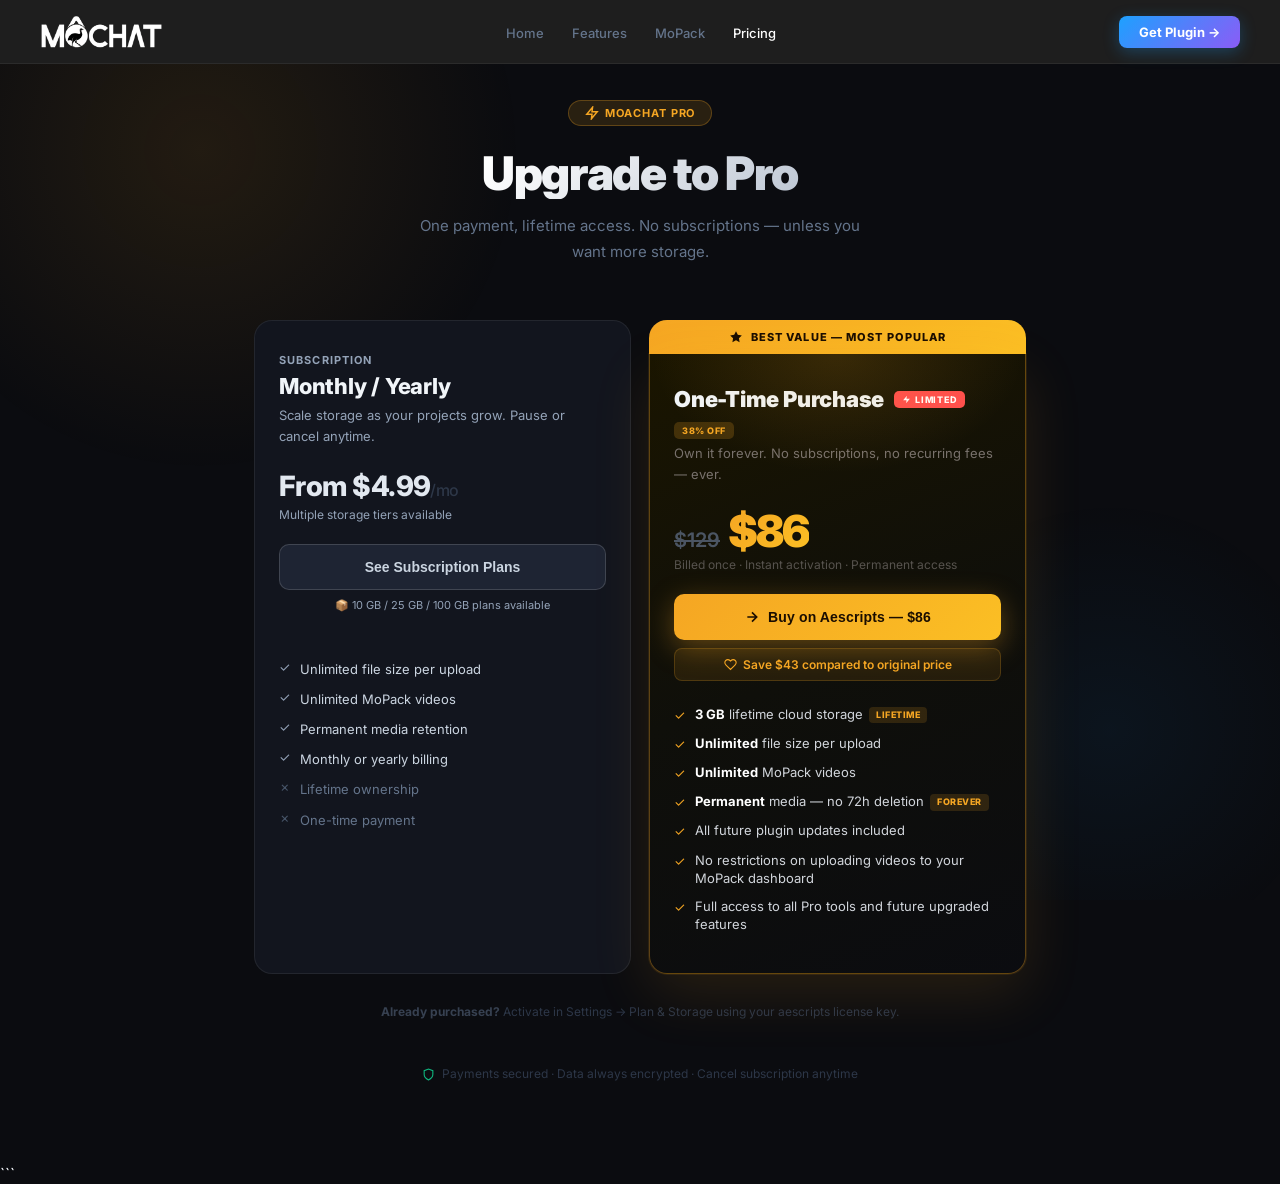
<file: pricing.html>
<!DOCTYPE html>
<html lang="en">

<head>
    <meta charset="UTF-8" />
    <meta name="viewport" content="width=device-width, initial-scale=1.0" />
    <title>MoaChat Pro — Choose Your Plan</title>
    <meta name="description" content="Upgrade to MoaChat Pro. One-time lifetime purchase or flexible subscription." />
    <link rel="preconnect" href="https://fonts.googleapis.com" />
    <link rel="preconnect" href="https://fonts.gstatic.com" crossorigin />
    <link href="https://fonts.googleapis.com/css2?family=Inter:wght@300;400;500;600;700;800;900&display=swap"
        rel="stylesheet" />
    <style>
        *,
        *::before,
        *::after {
            box-sizing: border-box;
            margin: 0;
            padding: 0;
        }

        :root {
            --gold: #F5A623;
            --gold2: #FBBF24;
            --bg: #0b0c10;
            --card-dark: #10131a;
            --card-featured: #141810;
            --muted: #64748B;
            --radius: 18px;
        }

        body {
            font-family: 'Inter', sans-serif;
            background: var(--bg);
            color: #F1F5F9;
            min-height: 100vh;
            overflow-x: hidden;
        }

        /* background orbs */
        .bg-orbs {
            position: fixed;
            inset: 0;
            z-index: 0;
            pointer-events: none;
            overflow: hidden;
        }

        .bg-orbs::before {
            content: '';
            position: absolute;
            width: 700px;
            height: 700px;
            border-radius: 50%;
            background: radial-gradient(circle, rgba(245, 166, 35, 0.1) 0%, transparent 65%);
            top: -200px;
            left: -150px;
            animation: d1 14s ease-in-out infinite alternate;
        }

        .bg-orbs::after {
            content: '';
            position: absolute;
            width: 500px;
            height: 500px;
            border-radius: 50%;
            background: radial-gradient(circle, rgba(29, 161, 255, 0.06) 0%, transparent 65%);
            bottom: -80px;
            right: -80px;
            animation: d2 18s ease-in-out infinite alternate;
        }

        @keyframes d1 {
            0% {
                transform: translate(0, 0)
            }

            100% {
                transform: translate(50px, 40px)
            }
        }

        @keyframes d2 {
            0% {
                transform: translate(0, 0)
            }

            100% {
                transform: translate(-40px, -50px)
            }
        }

        /* ── Site Nav ── */
        .site-nav {
            position: fixed;
            top: 0; left: 0; right: 0;
            z-index: 200;
            display: flex;
            align-items: center;
            justify-content: space-between;
            padding: 0 40px;
            height: 64px;
            background: #1E1E1E;
            border-bottom: 1px solid rgba(255,255,255,0.06);
        }
        .site-nav-logo {
            display: flex; align-items: center; gap: 10px;
            text-decoration: none;
        }
        .site-nav-logo-icon {
            width: 32px; height: 32px;
            background: linear-gradient(135deg, #1DA1FF, #8B5CF6);
            border-radius: 9px;
            display: flex; align-items: center; justify-content: center;
            font-size: 12px; font-weight: 900; color: white;
        }
        .site-nav-logo-text { font-size: 16px; font-weight: 800; color: white; }
        .site-nav-logo-text span { color: #1DA1FF; }
        .site-nav-links { display: flex; align-items: center; gap: 28px; list-style: none; }
        .site-nav-links a { font-size: 13px; font-weight: 500; color: #64748B; text-decoration: none; transition: color 0.2s; }
        .site-nav-links a:hover, .site-nav-links a.active { color: white; }
        .site-nav-btn {
            padding: 8px 20px;
            background: linear-gradient(135deg, #1DA1FF, #8B5CF6);
            border-radius: 8px;
            color: white; font-size: 13px; font-weight: 700;
            text-decoration: none; transition: all 0.2s;
            box-shadow: 0 4px 16px rgba(29,161,255,0.28);
        }
        .site-nav-btn:hover { opacity: 0.9; transform: translateY(-1px); }
        @media (max-width: 640px) { .site-nav { padding: 0 16px; } .site-nav-links { display: none; } }

        .container {
            position: relative;
            z-index: 1;
            max-width: 820px;
            margin: 0 auto;
            padding: 100px 24px 80px;
        }

        /* ── Header ── */
        .header {
            text-align: center;
            margin-bottom: 56px;
        }

        .top-badge {
            display: inline-flex;
            align-items: center;
            gap: 6px;
            background: rgba(245, 166, 35, 0.13);
            border: 1px solid rgba(245, 166, 35, 0.28);
            color: var(--gold);
            font-size: 11px;
            font-weight: 700;
            letter-spacing: 0.08em;
            text-transform: uppercase;
            padding: 5px 16px;
            border-radius: 99px;
            margin-bottom: 22px;
        }

        h1 {
            font-size: clamp(1.9rem, 4vw, 2.9rem);
            font-weight: 900;
            line-height: 1.1;
            letter-spacing: -0.03em;
            background: linear-gradient(135deg, #fff 30%, #94A3B8 100%);
            -webkit-background-clip: text;
            -webkit-text-fill-color: transparent;
            background-clip: text;
            margin-bottom: 14px;
        }

        .subtitle {
            font-size: 15px;
            color: var(--muted);
            line-height: 1.7;
            max-width: 460px;
            margin: 0 auto;
        }

        /* ═══════════════════════════════════
       CARD ROW — bottom-aligned, featured taller
       ═══════════════════════════════════ */
        .cards-row {
            display: grid;
            grid-template-columns: 1fr 1fr;
            gap: 18px;
            align-items: stretch;
            /* ← Both cards reach the same top height */
        }

        @media (max-width: 600px) {
            .cards-row {
                grid-template-columns: 1fr;
                align-items: start;
            }

            .card-featured-wrap {
                order: -1;
            }
        }

        /* ── Secondary card (subscription) ── */
        .card-secondary {
            background: #12151e;
            border: 1px solid rgba(255, 255, 255, 0.07);
            border-radius: var(--radius);
            padding: 32px 24px 40px;
            cursor: pointer;
            transition: transform 0.3s, border-color 0.3s;
            min-height: 640px;
            /* ← Tall enough to match horizontal line */
            display: flex;
            flex-direction: column;
        }

        .card-secondary:hover {
            transform: translateY(-4px);
            border-color: rgba(255, 255, 255, 0.13);
        }

        .sec-label {
            font-size: 11px;
            font-weight: 700;
            color: #94A3B8;
            letter-spacing: 0.1em;
            text-transform: uppercase;
            margin-bottom: 6px;
        }

        .sec-title {
            font-size: 22px;
            font-weight: 800;
            color: #F1F5F9;
            letter-spacing: -0.01em;
            margin-bottom: 6px;
        }

        .sec-desc {
            font-size: 13px;
            color: #94A3B8;
            line-height: 1.6;
            margin-bottom: 22px;
        }

        .sec-price {
            font-size: 28px;
            font-weight: 800;
            color: #E2E8F0;
            letter-spacing: -0.02em;
            margin-bottom: 4px;
        }

        .sec-price-note {
            font-size: 12px;
            color: #94A3B8;
            margin-bottom: 22px;
        }

        /* White/outline CTA button — matches reference left card */
        .sec-cta {
            width: 100%;
            padding: 14px;
            background: #1E2433;
            border: 1px solid rgba(255, 255, 255, 0.15);
            border-radius: 10px;
            color: #CBD5E1;
            font-size: 14px;
            font-weight: 700;
            cursor: pointer;
            transition: all 0.2s;
            display: flex;
            align-items: center;
            justify-content: center;
            gap: 8px;
            margin-bottom: 8px;
        }

        .sec-cta:hover {
            background: #252d40;
            border-color: rgba(255, 255, 255, 0.25);
            color: #fff;
        }

        .sec-save {
            font-size: 11px;
            color: #94A3B8;
            text-align: center;
            margin-bottom: 24px;
        }

        .sec-features {
            list-style: none;
            display: flex;
            flex-direction: column;
            gap: 12px;
            margin-top: 24px;
        }

        .sec-features li {
            display: flex;
            align-items: flex-start;
            gap: 9px;
            font-size: 13px;
            color: #CBD5E1;
            line-height: 1.4;
        }

        .sec-check {
            color: #94A3B8;
            line-height: 1;
            margin-top: 1px;
            flex-shrink: 0;
            font-size: 13px;
        }

        .sec-x {
            color: #475569;
            line-height: 1;
            margin-top: 1px;
            flex-shrink: 0;
            font-size: 13px;
        }

        /* ═══════════════════════════════════
       FEATURED WRAP = banner strip + card
       ═══════════════════════════════════ */
        .card-featured-wrap {
            display: flex;
            flex-direction: column;
        }

        /* Banner strip that sits ABOVE the card — like "MOST POPULAR" in reference */
        .featured-banner {
            background: linear-gradient(135deg, #F5A623, #FBBF24);
            border-radius: var(--radius) var(--radius) 0 0;
            padding: 10px 28px;
            display: flex;
            align-items: center;
            justify-content: center;
            gap: 8px;
            font-size: 11px;
            font-weight: 800;
            letter-spacing: 0.1em;
            text-transform: uppercase;
            color: #1a0d00;
        }

        .featured-banner svg {
            width: 14px;
            height: 14px;
        }

        /* The card itself — no top radius since banner is above */
        .card-featured {
            background: linear-gradient(160deg, #1a1500 0%, #0f0f0a 50%, #0b0c10 100%);
            border: 1px solid rgba(245, 166, 35, 0.35);
            border-top: none;
            /* banner acts as top */
            border-radius: 0 0 var(--radius) var(--radius);
            padding: 32px 24px 40px;
            cursor: pointer;
            overflow: hidden;
            position: relative;
            transition: box-shadow 0.3s;
            min-height: 580px;
            /* ← Featured body height */
            display: flex;
            flex-direction: column;
            box-shadow: 0 0 0 1px rgba(245, 166, 35, 0.1), 0 20px 60px rgba(245, 166, 35, 0.12);
        }

        .card-featured:hover {
            box-shadow: 0 0 0 1px rgba(245, 166, 35, 0.25), 0 28px 70px rgba(245, 166, 35, 0.2);
        }

        .card-featured::before {
            content: '';
            position: absolute;
            top: 0;
            left: 0;
            right: 0;
            height: 120px;
            background: radial-gradient(ellipse at 50% 0%, rgba(245, 166, 35, 0.15) 0%, transparent 70%);
            pointer-events: none;
        }

        /* Featured title row */
        .feat-title-row {
            display: flex;
            align-items: center;
            gap: 10px;
            flex-wrap: wrap;
            margin-bottom: 4px;
        }

        .feat-title {
            font-size: 22px;
            font-weight: 900;
            letter-spacing: -0.01em;
        }

        .feat-pill-limited {
            background: #FF4D4D;
            color: #fff;
            font-size: 9px;
            font-weight: 800;
            letter-spacing: 0.08em;
            text-transform: uppercase;
            padding: 3px 8px;
            border-radius: 5px;
            display: flex;
            align-items: center;
            gap: 4px;
        }

        .feat-pill-off {
            background: rgba(245, 166, 35, 0.2);
            color: var(--gold);
            font-size: 9px;
            font-weight: 800;
            letter-spacing: 0.06em;
            padding: 3px 8px;
            border-radius: 5px;
        }

        .feat-desc {
            font-size: 13px;
            color: #78716C;
            line-height: 1.6;
            margin-bottom: 24px;
        }

        /* Price */
        .feat-price-row {
            display: flex;
            align-items: baseline;
            gap: 8px;
            margin-bottom: 4px;
        }

        .feat-scratch {
            font-size: 20px;
            color: #4B5563;
            text-decoration: line-through;
            font-weight: 600;
        }

        .feat-price {
            font-size: 44px;
            font-weight: 900;
            letter-spacing: -0.04em;
            line-height: 1;
            background: linear-gradient(135deg, #F5A623, #FBBF24);
            -webkit-background-clip: text;
            -webkit-text-fill-color: transparent;
            background-clip: text;
        }

        .feat-price-note {
            font-size: 12px;
            color: #57534E;
            margin-bottom: 22px;
        }

        /* Gold CTA — matches reference featured card button */
        .feat-cta {
            width: 100%;
            padding: 15px;
            background: linear-gradient(135deg, #F5A623, #FBBF24);
            border: none;
            border-radius: 10px;
            color: #1a0d00;
            font-size: 14px;
            font-weight: 800;
            letter-spacing: 0.01em;
            cursor: pointer;
            display: flex;
            align-items: center;
            justify-content: center;
            gap: 8px;
            box-shadow: 0 8px 28px rgba(245, 166, 35, 0.35);
            transition: all 0.2s;
            margin-bottom: 8px;
        }

        .feat-cta:hover {
            box-shadow: 0 12px 36px rgba(245, 166, 35, 0.55);
            transform: scale(1.02);
        }

        .feat-cta:active {
            transform: scale(0.98);
        }

        /* Save row — like "Save $72 compared to monthly" in reference */
        .feat-save {
            display: flex;
            align-items: center;
            justify-content: center;
            gap: 6px;
            background: rgba(245, 166, 35, 0.1);
            border: 1px solid rgba(245, 166, 35, 0.2);
            border-radius: 8px;
            padding: 8px 14px;
            font-size: 12px;
            color: var(--gold);
            font-weight: 600;
            margin-bottom: 24px;
        }

        .feat-save svg {
            width: 13px;
            height: 13px;
            flex-shrink: 0;
        }

        /* Features */
        .feat-features {
            list-style: none;
            display: flex;
            flex-direction: column;
            gap: 10px;
        }

        .feat-features li {
            display: flex;
            align-items: flex-start;
            gap: 9px;
            font-size: 13px;
            color: #D1D5DB;
            line-height: 1.4;
        }

        .feat-check {
            color: var(--gold);
            font-size: 13px;
            margin-top: 1px;
            flex-shrink: 0;
        }

        .feat-tag {
            display: inline-flex;
            align-items: center;
            background: rgba(245, 166, 35, 0.15);
            color: var(--gold);
            font-size: 9px;
            font-weight: 800;
            letter-spacing: 0.06em;
            padding: 2px 7px;
            border-radius: 4px;
            margin-left: 6px;
            vertical-align: middle;
        }

        /* ── Already purchased note ── */
        .already-note {
            text-align: center;
            margin-top: 28px;
            font-size: 12px;
            color: #2D3748;
            line-height: 1.7;
        }

        .already-note strong {
            color: #374151;
        }

        /* ═══════════════════════════════════
       SUBSCRIPTION TIER VIEW
       ═══════════════════════════════════ */
        #view-choose,
        #view-subscription {
            transition: opacity 0.4s ease, transform 0.4s ease;
        }

        #view-subscription {
            display: none;
            opacity: 0;
            transform: translateY(20px);
        }

        #view-subscription.visible {
            display: block;
            opacity: 1;
            transform: translateY(0);
        }

        .sub-header {
            display: flex;
            align-items: center;
            gap: 16px;
            margin-bottom: 40px;
        }

        .back-btn {
            width: 38px;
            height: 38px;
            border-radius: 10px;
            background: rgba(255, 255, 255, 0.04);
            border: 1px solid rgba(255, 255, 255, 0.08);
            color: #64748B;
            cursor: pointer;
            display: flex;
            align-items: center;
            justify-content: center;
            font-size: 18px;
            transition: all 0.2s;
            flex-shrink: 0;
        }

        .back-btn:hover {
            background: rgba(255, 255, 255, 0.08);
            color: #fff;
        }

        .sub-title-block h2 {
            font-size: 24px;
            font-weight: 800;
            letter-spacing: -0.02em;
        }

        .sub-title-block p {
            font-size: 13px;
            color: var(--muted);
            margin-top: 2px;
        }

        .billing-toggle {
            display: flex;
            align-items: center;
            gap: 12px;
            justify-content: center;
            margin-bottom: 40px;
        }

        .toggle-label {
            font-size: 13px;
            font-weight: 600;
            color: var(--muted);
            transition: color 0.2s;
        }

        .toggle-label.active {
            color: #fff;
        }

        .toggle-track {
            width: 52px;
            height: 28px;
            background: rgba(255, 255, 255, 0.1);
            border-radius: 99px;
            position: relative;
            cursor: pointer;
            transition: background 0.3s;
            border: 1px solid rgba(255, 255, 255, 0.08);
        }

        .toggle-track.yearly {
            background: rgba(29, 161, 255, 0.3);
        }

        .toggle-thumb {
            width: 20px;
            height: 20px;
            background: #fff;
            border-radius: 50%;
            position: absolute;
            top: 3px;
            left: 4px;
            transition: left 0.3s ease;
            box-shadow: 0 2px 8px rgba(0, 0, 0, 0.3);
        }

        .toggle-track.yearly .toggle-thumb {
            left: 28px;
        }

        .save-badge {
            background: linear-gradient(135deg, #10B981, #059669);
            color: #fff;
            font-size: 10px;
            font-weight: 800;
            padding: 3px 8px;
            border-radius: 99px;
            letter-spacing: 0.05em;
        }

        .sub-grid {
            display: flex;
            justify-content: center;
            width: 100%;
        }

        .master-card {
            background: rgba(255, 255, 255, 0.03);
            border: 1px solid rgba(255, 255, 255, 0.07);
            border-radius: 24px;
            padding: 48px;
            width: 100%;
            max-width: 600px;
            text-align: center;
            position: relative;
            overflow: hidden;
            background: linear-gradient(145deg, rgba(29, 161, 255, 0.09), rgba(139, 92, 246, 0.05), rgba(10, 10, 15, 0.9));
            box-shadow: 0 20px 60px rgba(0, 0, 0, 0.4);
        }

        .slider-container {
            margin: 40px 0;
            position: relative;
            padding: 0 10px;
        }

        input[type=range] {
            -webkit-appearance: none;
            appearance: none;
            width: 100%;
            background: transparent;
            cursor: pointer;
        }

        input[type=range]:focus {
            outline: none;
        }

        /* Track */
        input[type=range]::-webkit-slider-runnable-track {
            width: 100%;
            height: 8px;
            background: rgba(255, 255, 255, 0.1);
            border-radius: 4px;
            transition: all 0.2s;
        }

        input[type=range]::-webkit-slider-thumb {
            -webkit-appearance: none;
            height: 24px;
            width: 24px;
            border-radius: 50%;
            background: #fff;
            box-shadow: 0 0 15px rgba(29, 161, 255, 0.6);
            margin-top: -8px;
            transition: transform 0.2s;
            border: 2px solid #1DA1FF;
        }

        input[type=range]:active::-webkit-slider-thumb {
            transform: scale(1.2);
        }

        .slider-labels {
            display: flex;
            justify-content: space-between;
            margin-top: 20px;
            padding: 0 5px;
        }

        .slider-label {
            font-size: 11px;
            font-weight: 700;
            color: #64748B;
            text-transform: uppercase;
            letter-spacing: 0.05em;
            cursor: pointer;
            transition: color 0.2s;
        }

        .slider-label.active {
            color: #1DA1FF;
        }

        @media (max-width: 700px) {
            .sub-grid {
                grid-template-columns: 1fr;
            }
        }

        .tier-card {
            background: rgba(255, 255, 255, 0.03);
            border: 1px solid rgba(255, 255, 255, 0.07);
            border-radius: 16px;
            padding: 26px 22px;
            cursor: pointer;
            transition: transform 0.3s, border-color 0.3s, box-shadow 0.3s;
            position: relative;
            overflow: hidden;
        }

        .tier-card:hover {
            transform: translateY(-4px);
        }

        .tier-featured {
            border-color: rgba(29, 161, 255, 0.45);
            background: linear-gradient(145deg, rgba(29, 161, 255, 0.09), rgba(139, 92, 246, 0.05), rgba(10, 10, 15, 0.9));
            box-shadow: 0 0 0 1px rgba(29, 161, 255, 0.15), 0 16px 40px rgba(29, 161, 255, 0.08);
        }

        .tier-badge {
            position: absolute;
            top: 14px;
            right: 14px;
            background: linear-gradient(135deg, #1DA1FF, #8B5CF6);
            color: #fff;
            font-size: 9px;
            font-weight: 800;
            letter-spacing: 0.08em;
            text-transform: uppercase;
            padding: 3px 9px;
            border-radius: 99px;
        }

        .tier-name {
            font-size: 11px;
            font-weight: 700;
            color: var(--muted);
            text-transform: uppercase;
            letter-spacing: 0.08em;
            margin-bottom: 8px;
        }

        .tier-storage {
            font-size: 28px;
            font-weight: 900;
            letter-spacing: -0.03em;
            background: linear-gradient(135deg, #fff, #94A3B8);
            -webkit-background-clip: text;
            -webkit-text-fill-color: transparent;
            background-clip: text;
            margin-bottom: 2px;
        }

        .tier-storage-label {
            font-size: 11px;
            color: var(--muted);
            margin-bottom: 14px;
        }

        .tier-price {
            font-size: 22px;
            font-weight: 800;
            letter-spacing: -0.02em;
            margin-bottom: 2px;
        }

        .tier-price span {
            font-size: 13px;
            font-weight: 500;
            color: var(--muted);
        }

        .tier-billed {
            font-size: 10px;
            color: var(--muted);
            margin-bottom: 16px;
        }

        .tier-features {
            list-style: none;
            display: flex;
            flex-direction: column;
            gap: 7px;
            margin-bottom: 20px;
        }

        .tier-features li {
            font-size: 12px;
            color: #64748B;
            display: flex;
            align-items: center;
            gap: 7px;
        }

        .dot {
            width: 5px;
            height: 5px;
            border-radius: 50%;
            background: #1DA1FF;
            flex-shrink: 0;
        }

        .tier-btn {
            width: 100%;
            padding: 11px;
            border-radius: 9px;
            border: none;
            font-size: 13px;
            font-weight: 700;
            cursor: pointer;
            transition: all 0.2s;
        }

        .tier-btn-outline {
            background: transparent;
            border: 1px solid rgba(255, 255, 255, 0.08);
            color: #475569;
        }

        .tier-btn-outline:hover {
            border-color: #1DA1FF;
            color: #1DA1FF;
        }

        .tier-btn-filled {
            background: linear-gradient(135deg, #1DA1FF, #8B5CF6);
            color: #fff;
            box-shadow: 0 6px 20px rgba(29, 161, 255, 0.22);
        }

        .tier-btn-filled:hover {
            box-shadow: 0 10px 28px rgba(29, 161, 255, 0.38);
            transform: scale(1.02);
        }

        .shimmer {
            position: absolute;
            inset: 0;
            border-radius: inherit;
            background: linear-gradient(105deg, transparent 40%, rgba(255, 255, 255, 0.03) 50%, transparent 60%);
            background-size: 200% 100%;
            animation: shimmer 3.5s infinite;
            pointer-events: none;
        }

        @keyframes shimmer {
            0% {
                background-position: 200% 0
            }

            100% {
                background-position: -200% 0
            }
        }

        .footer-note {
            text-align: center;
            color: #2D3748;
            font-size: 12px;
            margin-top: 40px;
            line-height: 1.8;
        }

        .footer-note a {
            color: #374151;
            text-decoration: none;
        }

        .footer-note a:hover {
            color: var(--gold);
        }
    </style>
</head>

<body>

    <!-- Site Nav -->
    <nav class="site-nav">
        <a href="/" class="site-nav-logo">
            <img src="/Moachat_logo.webp" alt="MoaChat Logo" style="height: 32px; width: auto;" />
        </a>
        <ul class="site-nav-links">
            <li><a href="/">Home</a></li>
            <li><a href="/#features">Features</a></li>
            <li><a href="/#mopack">MoPack</a></li>
            <li><a href="pricing.html" class="active">Pricing</a></li>
        </ul>
        <a href="https://aescripts.com/moachat/" target="_blank" class="site-nav-btn">Get Plugin →</a>
    </nav>

    <div class="bg-orbs"></div>

    <div class="container">

        <!-- Header -->
        <div class="header">
            <div class="top-badge">
                <svg viewBox="0 0 24 24" fill="none" stroke="currentColor" stroke-width="2.5" width="14" height="14">
                    <polygon points="13 2 3 14 12 14 11 22 21 10 12 10 13 2" />
                </svg>
                MoaChat Pro
            </div>
            <h1>Upgrade to Pro</h1>
            <p class="subtitle">One payment, lifetime access. No subscriptions — unless you want more storage.</p>
        </div>

        <!-- ════ VIEW 1 — Choose ════ -->
        <div id="view-choose">
            <div class="cards-row">

                <!-- LEFT — Subscription (secondary, shorter, muted) -->
                <div class="card-secondary" onclick="showSubscription()">
                    <div class="sec-label">Subscription</div>
                    <div class="sec-title">Monthly / Yearly</div>
                    <div class="sec-desc">Scale storage as your projects grow. Pause or cancel anytime.</div>

                    <div class="sec-price">From $4.99<span
                            style="font-size:16px;font-weight:500;color:#2D3748">/mo</span></div>
                    <div class="sec-price-note">Multiple storage tiers available</div>

                    <button class="sec-cta" onclick="showSubscription(event)">
                        See Subscription Plans
                    </button>
                    <div class="sec-save">📦 10 GB / 25 GB / 100 GB plans available</div>

                    <ul class="sec-features">
                        <li><span class="sec-check">✓</span> Unlimited file size per upload</li>
                        <li><span class="sec-check">✓</span> Unlimited MoPack videos</li>
                        <li><span class="sec-check">✓</span> Permanent media retention</li>
                        <li><span class="sec-check">✓</span> Monthly or yearly billing</li>
                        <li><span class="sec-x">✗</span> <span style="color:#64748B">Lifetime ownership</span></li>
                        <li><span class="sec-x">✗</span> <span style="color:#64748B">One-time payment</span></li>
                    </ul>
                </div>

                <!-- RIGHT — One-Time Purchase (featured, taller with top banner) -->
                <div class="card-featured-wrap">
                    <!-- Banner strip above the card -->
                    <div class="featured-banner" onclick="goToAescripts()">
                        <svg viewBox="0 0 24 24" fill="currentColor">
                            <polygon
                                points="12 2 15.09 8.26 22 9.27 17 14.14 18.18 21.02 12 17.77 5.82 21.02 7 14.14 2 9.27 8.91 8.26 12 2" />
                        </svg>
                        BEST VALUE — MOST POPULAR
                    </div>

                    <!-- Card body -->
                    <div class="card-featured" onclick="goToAescripts()">
                        <div class="feat-title-row">
                            <span class="feat-title">One-Time Purchase</span>
                            <span class="feat-pill-limited">
                                <svg width="9" height="9" viewBox="0 0 24 24" fill="currentColor">
                                    <polygon points="13 2 3 14 12 14 11 22 21 10 12 10 13 2" />
                                </svg>
                                LIMITED
                            </span>
                            <span class="feat-pill-off">38% OFF</span>
                        </div>
                        <div class="feat-desc">Own it forever. No subscriptions, no recurring fees — ever.</div>

                        <div class="feat-price-row">
                            <span class="feat-scratch">$129</span>
                            <span class="feat-price">$86</span>
                        </div>
                        <div class="feat-price-note">Billed once · Instant activation · Permanent access</div>

                        <button class="feat-cta" onclick="goToAescripts(event)">
                            <svg width="16" height="16" viewBox="0 0 24 24" fill="none" stroke="currentColor"
                                stroke-width="2.5">
                                <path d="M5 12h14M12 5l7 7-7 7" />
                            </svg>
                            Buy on Aescripts — $86
                        </button>

                        <div class="feat-save">
                            <svg viewBox="0 0 24 24" fill="none" stroke="currentColor" stroke-width="2">
                                <path
                                    d="M20.84 4.61a5.5 5.5 0 0 0-7.78 0L12 5.67l-1.06-1.06a5.5 5.5 0 0 0-7.78 7.78l1.06 1.06L12 21.23l7.78-7.78 1.06-1.06a5.5 5.5 0 0 0 0-7.78z" />
                            </svg>
                            Save $43 compared to original price
                        </div>

                        <ul class="feat-features">
                            <li>
                                <span class="feat-check">✓</span>
                                <span><strong style="color:#fff">3 GB</strong> lifetime cloud storage<span
                                        class="feat-tag">LIFETIME</span></span>
                            </li>
                            <li>
                                <span class="feat-check">✓</span>
                                <span><strong style="color:#fff">Unlimited</strong> file size per upload</span>
                            </li>
                            <li>
                                <span class="feat-check">✓</span>
                                <span><strong style="color:#fff">Unlimited</strong> MoPack videos</span>
                            </li>
                            <li>
                                <span class="feat-check">✓</span>
                                <span><strong style="color:#fff">Permanent</strong> media — no 72h deletion<span
                                        class="feat-tag">FOREVER</span></span>
                            </li>
                            <li>
                                <span class="feat-check">✓</span>
                                <span>All future plugin updates included</span>
                            </li>

                            <li>
                                <span class="feat-check">✓</span>
                                <span>No restrictions on uploading videos to your MoPack dashboard</span>
                            </li>
                            <li>
                                <span class="feat-check">✓</span>
                                <span>Full access to all Pro tools and future upgraded features</span>
                            </li>
                        </ul>
                    </div>
                </div>

            </div>

            <div class="already-note">
                <strong>Already purchased?</strong> Activate in Settings → Plan & Storage using your aescripts license
                key.
            </div>
        </div>

        <!-- ════ VIEW 2 — Subscription Tiers ════ -->
        <div id="view-subscription">
            <div class="sub-header">
                <button class="back-btn" onclick="showChoose()">←</button>
                <div class="sub-title-block">
                    <h2>Choose a Subscription Plan</h2>
                    <p>All plans include unlimited uploads, MoPack, and permanent storage.</p>
                </div>
            </div>

            <div class="billing-toggle">
                <span class="toggle-label active" id="lbl-monthly">Monthly</span>
                <div class="toggle-track" id="billing-toggle" onclick="toggleBilling()">
                    <div class="toggle-thumb"></div>
                </div>
                <span class="toggle-label" id="lbl-yearly">Yearly</span>
                <span class="save-badge">SAVE 25%</span>
            </div>

            <div class="sub-grid">
                <div class="sub-grid">
                    <div class="master-card" id="subscription-master">
                        <div class="shimmer"></div>
                        <div class="tier-name" id="main-tier-name"
                            style="color:#1DA1FF; font-size: 14px; margin-bottom: 20px;">Pro Plan</div>

                        <div class="tier-storage" id="main-tier-storage" style="font-size: 56px; margin-bottom: 8px;">10
                            GB</div>
                        <div class="tier-storage-label" style="font-size: 14px; margin-bottom: 30px;">permanent cloud
                            storage</div>

                        <div class="slider-container">
                            <input type="range" id="storage-slider" min="0" max="5" step="1" value="1"
                                oninput="updateSlider()">
                            <div class="slider-labels">
                                <span class="slider-label" onclick="setSlider(0)">5G</span>
                                <span class="slider-label active" onclick="setSlider(1)">10G</span>
                                <span class="slider-label" onclick="setSlider(2)">20G</span>
                                <span class="slider-label" onclick="setSlider(3)">50G</span>
                                <span class="slider-label" onclick="setSlider(4)">1T</span>
                                <span class="slider-label" onclick="setSlider(5)">2T</span>
                            </div>
                        </div>

                        <div class="tier-price" id="main-tier-price" style="font-size: 40px; margin-bottom: 8px;">
                            $7.99<span>/mo</span></div>
                        <div class="tier-billed" id="main-tier-billed" style="font-size: 12px; margin-bottom: 32px;">
                            billed monthly</div>

                        <button class="tier-btn tier-btn-filled"
                            style="max-width: 300px; margin: 0 auto; height: 50px; font-size: 16px;"
                            onclick="selectCurrentTier()">
                            Subscribe Now
                        </button>

                        <ul class="tier-features"
                            style="margin-top: 40px; display: flex; flex-direction: column; text-align: left; gap: 12px; max-width: 440px; margin-left: auto; margin-right: auto; padding-left: 20px;">
                            <li
                                style="display: flex; align-items: flex-start; gap: 10px; font-size: 13px; color: #D1D5DB;">
                                <span style="color: #F5A623;">✓</span>
                                <span><strong style="color:#fff" id="list-storage-val">10 GB</strong> cloud storage
                                    activation</span>
                            </li>
                            <li
                                style="display: flex; align-items: flex-start; gap: 10px; font-size: 13px; color: #D1D5DB;">
                                <span style="color: #F5A623;">✓</span>
                                <span><strong style="color:#fff">Unlimited</strong> file size per upload</span>
                            </li>
                            <li
                                style="display: flex; align-items: flex-start; gap: 10px; font-size: 13px; color: #D1D5DB;">
                                <span style="color: #F5A623;">✓</span>
                                <span><strong style="color:#fff">Unlimited</strong> MoPack videos</span>
                            </li>
                            <li
                                style="display: flex; align-items: flex-start; gap: 10px; font-size: 13px; color: #D1D5DB;">
                                <span style="color: #F5A623;">✓</span>
                                <span><strong style="color:#fff">Permanent</strong> media — no 72h deletion <span
                                        class="feat-tag">FOREVER</span></span>
                            </li>
                            <li
                                style="display: flex; align-items: flex-start; gap: 10px; font-size: 13px; color: #D1D5DB;">
                                <span style="color: #F5A623;">✓</span>
                                <span>All future plugin updates included</span>
                            </li>

                            <li
                                style="display: flex; align-items: flex-start; gap: 10px; font-size: 13px; color: #D1D5DB;">
                                <span style="color: #F5A623;">✓</span>
                                <span>No restrictions on uploading videos to MoPack dashboard</span>
                            </li>
                            <li
                                style="display: flex; align-items: flex-start; gap: 10px; font-size: 13px; color: #D1D5DB;">
                                <span style="color: #F5A623;">✓</span>
                                <span>Full access to all Pro tools and future upgraded features</span>
                            </li>
                        </ul>
                    </div>
                </div>
            </div>
            <div class="footer-note" style="margin-top:36px;">
                All prices USD · Secure payment · <a href="#" onclick="goToAescripts(event)">Prefer a one-time
                    purchase?</a>
            </div>
        </div>

        <div class="footer-note">
            <svg width="13" height="13" viewBox="0 0 24 24" fill="none" stroke="#10B981" stroke-width="2"
                style="display:inline;vertical-align:middle;margin-right:4px">
                <path d="M12 22s8-4 8-10V5l-8-3-8 3v7c0 6 8 10 8 10z" />
            </svg>
            Payments secured · Data always encrypted · Cancel subscription anytime
        </div>

    </div>

    <script>
        const AESCRIPTS_URL = 'https://aescripts.com/moachat/';

        // Lemon Squeezy checkout URLs (Direct Variant Links)
        const LS_BASE = 'https://aeplugs.lemonsqueezy.com/checkout/buy/';
        const LS_LINKS = {
            tier5_monthly: LS_BASE + 'a7c9a210-8e5a-4247-8a8a-389b79759c5a',
            tier10_monthly: LS_BASE + '6a08d742-0756-456f-aa3d-e7c8a7f0f680',
            tier20_monthly: LS_BASE + '3d66d7ec-e043-4746-b434-a326f602fe1f',
            tier50_monthly: LS_BASE + '26390335-e9b4-41f7-8c65-697f264b68c9',
            tier1tb_monthly: LS_BASE + '2adec538-cca3-476b-9cce-74e0f926d46d',
            tier2tb_monthly: LS_BASE + '4d35eb12-f7a6-4da0-8e23-d2644af28a5a',
            tier5_yearly: LS_BASE + '7411c047-23b4-4735-8780-b6bd27dbfce5',
            tier10_yearly: LS_BASE + '0e325881-08e6-4ee5-9cd8-ab0faaf6aeb7',
            tier20_yearly: LS_BASE + 'faf2a2e8-08e8-4205-a4ee-e1305e1a6a76',
            tier50_yearly: LS_BASE + 'fb7eea48-833d-490c-b183-1a3a97da2ea6',
            tier1tb_yearly: LS_BASE + '1a47937a-5a57-450b-a958-eb2adff7e487',
            tier2tb_yearly: LS_BASE + '7c8bb428-c8ea-46fe-9b51-8458573c50f8',
        };

        let isYearly = false;
        const tierKeys = ['tier5', 'tier10', 'tier20', 'tier50', 'tier1tb', 'tier2tb'];
        const storageLabels = ['5 GB', '10 GB', '20 GB', '50 GB', '1 TB', '2 TB'];

        const prices = {
            tier5: { monthly: '$4.99', yearly: '$2.45', yr_total: '29.45' },
            tier10: { monthly: '$7.99', yearly: '$4.12', yr_total: '49.45' },
            tier20: { monthly: '$11.46', yearly: '$6.62', yr_total: '79.46' },
            tier50: { monthly: '$18.46', yearly: '$10.79', yr_total: '129.48' },
            tier1tb: { monthly: '$61.45', yearly: '$41.62', yr_total: '499.45' },
            tier2tb: { monthly: '$111.45', yearly: '$74.95', yr_total: '899.48' },
        };

        function updateSlider() {
            const val = document.getElementById('storage-slider').value;
            const key = tierKeys[val];
            const p = prices[key];

            // Update Labels
            document.querySelectorAll('.slider-label').forEach((el, idx) => {
                el.classList.toggle('active', idx == val);
            });

            document.getElementById('main-tier-storage').textContent = storageLabels[val];
            document.getElementById('list-storage-val').textContent = storageLabels[val];

            const priceEl = document.getElementById('main-tier-price');
            const billedEl = document.getElementById('main-tier-billed');

            priceEl.innerHTML = (isYearly ? p.yearly : p.monthly) + '<span>/mo</span>';
            billedEl.textContent = isYearly ? `billed $${p.yr_total}/year` : 'billed monthly';
        }

        function setSlider(idx) {
            document.getElementById('storage-slider').value = idx;
            updateSlider();
        }

        function toggleBilling() {
            isYearly = !isYearly;
            document.getElementById('billing-toggle').classList.toggle('yearly', isYearly);
            document.getElementById('lbl-monthly').classList.toggle('active', !isYearly);
            document.getElementById('lbl-yearly').classList.toggle('active', isYearly);
            updateSlider();
        }

        function showSubscription(e) {
            if (e) e.stopPropagation();
            const c = document.getElementById('view-choose');
            const s = document.getElementById('view-subscription');
            c.style.opacity = '0'; c.style.transform = 'translateY(-10px)';
            setTimeout(() => {
                c.style.display = 'none'; s.style.display = 'block';
                requestAnimationFrame(() => s.classList.add('visible'));
            }, 300);
            updateSlider(); // Initialize slider state when subscription view is shown
        }

        function showChoose() {
            const c = document.getElementById('view-choose');
            const s = document.getElementById('view-subscription');
            s.classList.remove('visible');
            setTimeout(() => {
                s.style.display = 'none'; c.style.display = '';
                requestAnimationFrame(() => { c.style.opacity = '1'; c.style.transform = 'translateY(0)'; });
            }, 400);
        }

        function goToAescripts(e) {
            if (e) e.stopPropagation();
            window.open(AESCRIPTS_URL, '_blank');
        }

        function selectCurrentTier() {
            const val = document.getElementById('storage-slider').value;
            const key = tierKeys[val];
            const url = LS_LINKS[`${key}_${isYearly ? 'yearly' : 'monthly'}`] || AESCRIPTS_URL;
            window.open(url, '_blank');
        }

        document.getElementById('view-choose').style.transition = 'opacity 0.3s ease, transform 0.3s ease';
        updateSlider(); // Initial call to set the slider's display
    </script>
</body>

</html>```
</file>
